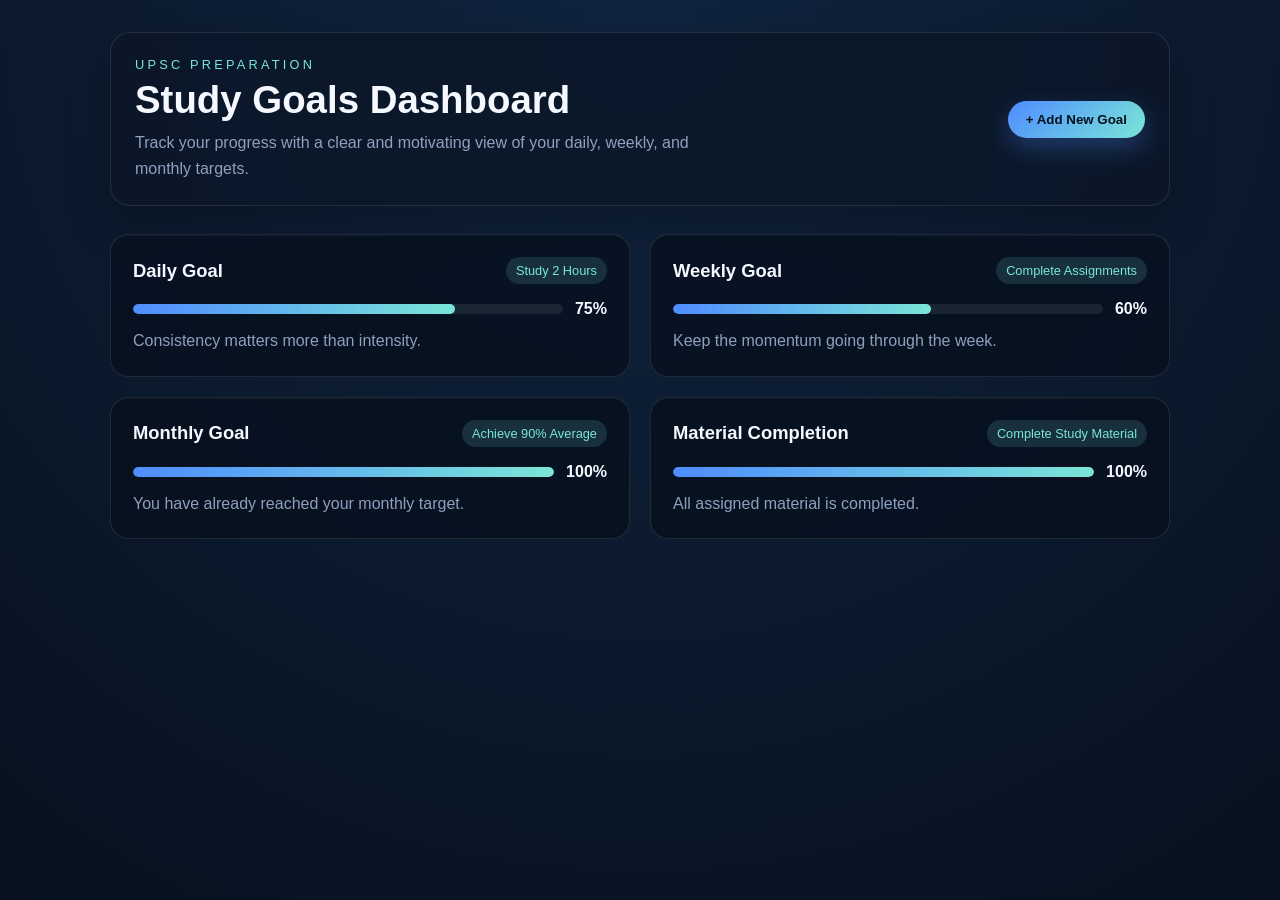
<file: index.html>
<!DOCTYPE html>
<html lang="en">
  <head>
    <meta charset="UTF-8" />
    <meta name="viewport" content="width=device-width, initial-scale=1.0" />
    <title>Study Goals Dashboard</title>
    <link rel="stylesheet" href="styles.css" />
  </head>
  <body>
    <div class="app-shell">
      <header class="hero">
        <div>
          <p class="eyebrow">UPSC Preparation</p>
          <h1>Study Goals Dashboard</h1>
          <p class="subtitle">Track your progress with a clear and motivating view of your daily, weekly, and monthly targets.</p>
        </div>
        <button class="add-goal-btn" id="openModal">+ Add New Goal</button>
      </header>

      <main class="goals-grid" id="goalsGrid">
        <article class="goal-card">
          <div class="goal-header">
            <h2>Daily Goal</h2>
            <span class="goal-tag">Study 2 Hours</span>
          </div>
          <div class="progress-row">
            <div class="progress-bar"><span style="width: 75%"></span></div>
            <strong>75%</strong>
          </div>
          <p class="goal-note">Consistency matters more than intensity.</p>
        </article>

        <article class="goal-card">
          <div class="goal-header">
            <h2>Weekly Goal</h2>
            <span class="goal-tag">Complete Assignments</span>
          </div>
          <div class="progress-row">
            <div class="progress-bar"><span style="width: 60%"></span></div>
            <strong>60%</strong>
          </div>
          <p class="goal-note">Keep the momentum going through the week.</p>
        </article>

        <article class="goal-card">
          <div class="goal-header">
            <h2>Monthly Goal</h2>
            <span class="goal-tag">Achieve 90% Average</span>
          </div>
          <div class="progress-row">
            <div class="progress-bar"><span style="width: 100%"></span></div>
            <strong>100%</strong>
          </div>
          <p class="goal-note">You have already reached your monthly target.</p>
        </article>

        <article class="goal-card">
          <div class="goal-header">
            <h2>Material Completion</h2>
            <span class="goal-tag">Complete Study Material</span>
          </div>
          <div class="progress-row">
            <div class="progress-bar"><span style="width: 100%"></span></div>
            <strong>100%</strong>
          </div>
          <p class="goal-note">All assigned material is completed.</p>
        </article>
      </main>
    </div>

    <div class="modal hidden" id="goalModal" aria-hidden="true">
      <div class="modal-card">
        <h3>Add a New Goal</h3>
        <form id="goalForm">
          <label>
            Goal Name
            <input type="text" id="goalName" placeholder="Example: Revision Session" required />
          </label>
          <label>
            Goal Details
            <input type="text" id="goalDetails" placeholder="Example: Complete 3 mock tests" required />
          </label>
          <label>
            Progress (%)
            <input type="number" id="goalProgress" min="0" max="100" value="50" required />
          </label>
          <div class="modal-actions">
            <button type="button" class="secondary-btn" id="closeModal">Cancel</button>
            <button type="submit" class="add-goal-btn">Save Goal</button>
          </div>
        </form>
      </div>
    </div>

    <script src="script.js"></script>
  </body>
</html>
</file>
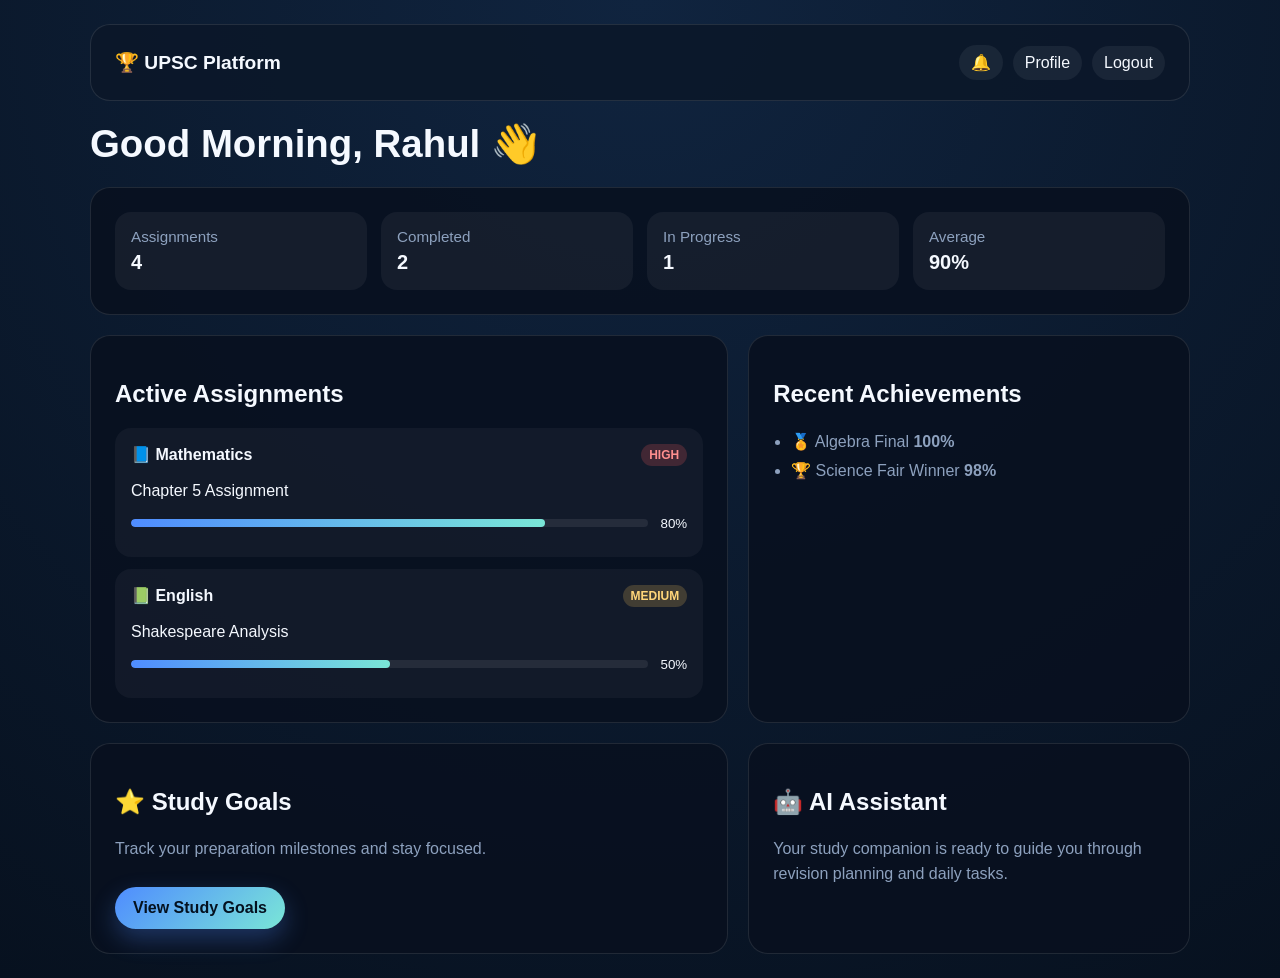
<file: frontend.html>
<!DOCTYPE html>
<html lang="en">
  <head>
    <meta charset="UTF-8" />
    <meta name="viewport" content="width=device-width, initial-scale=1.0" />
    <title>UPSC Platform</title>
    <link rel="stylesheet" href="styles.css" />
  </head>
  <body class="page-dashboard">
    <div class="dashboard-shell">
      <header class="dashboard-topbar">
        <div class="brand">🏆 UPSC Platform</div>
        <nav class="top-actions">
          <a href="#" class="nav-link">🔔</a>
          <a href="#" class="nav-link">Profile</a>
          <a href="login.html" class="nav-link">Logout</a>
        </nav>
      </header>

      <section class="greeting-block">
        <h1>Good Morning, Rahul 👋</h1>
      </section>

      <section class="stats-card">
        <div class="stats-grid">
          <div class="stat-item">
            <span>Assignments</span>
            <strong>4</strong>
          </div>
          <div class="stat-item">
            <span>Completed</span>
            <strong>2</strong>
          </div>
          <div class="stat-item">
            <span>In Progress</span>
            <strong>1</strong>
          </div>
          <div class="stat-item">
            <span>Average</span>
            <strong>90%</strong>
          </div>
        </div>
      </section>

      <div class="dashboard-grid">
        <section class="panel">
          <h2>Active Assignments</h2>
          <div class="assignment-card">
            <div class="assignment-title">
              <span>📘 Mathematics</span>
              <span class="pill high">HIGH</span>
            </div>
            <p>Chapter 5 Assignment</p>
            <div class="progress-row">
              <div class="bar"><span style="width: 80%"></span></div>
              <small>80%</small>
            </div>
          </div>

          <div class="assignment-card">
            <div class="assignment-title">
              <span>📗 English</span>
              <span class="pill medium">MEDIUM</span>
            </div>
            <p>Shakespeare Analysis</p>
            <div class="progress-row">
              <div class="bar"><span style="width: 50%"></span></div>
              <small>50%</small>
            </div>
          </div>
        </section>

        <section class="panel">
          <h2>Recent Achievements</h2>
          <ul class="achievement-list">
            <li>🏅 Algebra Final <strong>100%</strong></li>
            <li>🏆 Science Fair Winner <strong>98%</strong></li>
          </ul>
        </section>
      </div>

      <div class="dashboard-grid lower-grid">
        <section class="panel">
          <h2>⭐ Study Goals</h2>
          <p class="panel-text">Track your preparation milestones and stay focused.</p>
          <a class="primary-btn inline-btn" href="index.html">View Study Goals</a>
        </section>

        <section class="panel assistant-panel">
          <h2>🤖 AI Assistant</h2>
          <p class="panel-text">Your study companion is ready to guide you through revision planning and daily tasks.</p>
        </section>
      </div>
    </div>
  </body>
</html>
</file>
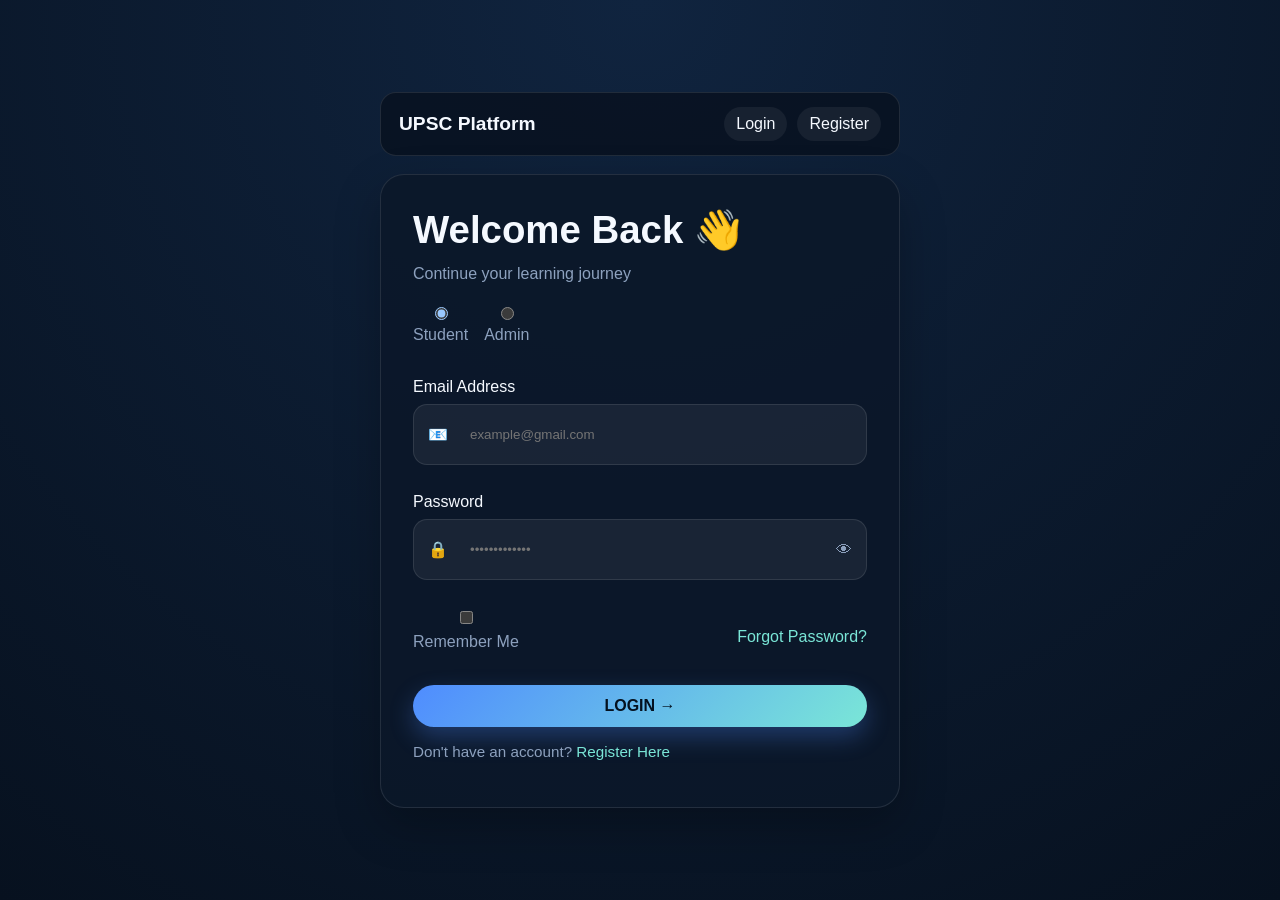
<file: login.html>
<!DOCTYPE html>
<html lang="en">
  <head>
    <meta charset="UTF-8" />
    <meta name="viewport" content="width=device-width, initial-scale=1.0" />
    <title>Login - UPSC Workflow</title>
    <link rel="stylesheet" href="styles.css" />
  </head>
  <body class="page-auth">
    <div class="auth-shell">
      <header class="login-topbar">
        <div class="brand">UPSC Platform</div>
        <nav class="top-actions">
          <a href="#" class="nav-link">Login</a>
          <a href="#" class="nav-link">Register</a>
        </nav>
      </header>

      <div class="auth-card">
        <h1>Welcome Back 👋</h1>
        <p class="subtitle">Continue your learning journey</p>

        <div class="role-toggle">
          <label><input type="radio" name="role" checked /> Student</label>
          <label><input type="radio" name="role" /> Admin</label>
        </div>

        <form class="auth-form">
          <label class="field-label">
            <span>Email Address</span>
            <div class="input-box">
              <span>📧</span>
              <input type="email" placeholder="example@gmail.com" required />
            </div>
          </label>

          <label class="field-label">
            <span>Password</span>
            <div class="input-box">
              <span>🔒</span>
              <input type="password" placeholder="•••••••••••••" required />
              <span class="eye">👁</span>
            </div>
          </label>

          <div class="form-row">
            <label class="checkbox-row"><input type="checkbox" /> Remember Me</label>
            <a href="#" class="link-text">Forgot Password?</a>
          </div>

          <a class="primary-btn login-btn" href="frontend.html">LOGIN →</a>
        </form>

        <p class="helper">Don't have an account? <a href="#" class="link-text">Register Here</a></p>
      </div>
    </div>
  </body>
</html>
</file>
<file: styles.css>
:root {
  color-scheme: dark;
  --bg: #07111f;
  --panel: rgba(12, 24, 42, 0.9);
  --accent: #4f8cff;
  --accent-2: #7ae6d7;
  --text: #f5f9ff;
  --muted: #8da1be;
  --border: rgba(255, 255, 255, 0.1);
}

* {
  box-sizing: border-box;
}

body {
  margin: 0;
  font-family: "Segoe UI", Tahoma, Geneva, Verdana, sans-serif;
  background: radial-gradient(circle at top, #10243f, var(--bg));
  color: var(--text);
  min-height: 100vh;
}

.page-auth {
  display: grid;
  place-items: center;
  padding: 24px;
}

.auth-shell {
  width: min(100%, 520px);
}

.login-topbar {
  display: flex;
  justify-content: space-between;
  align-items: center;
  margin-bottom: 18px;
  padding: 14px 18px;
  border-radius: 16px;
  background: rgba(8, 17, 31, 0.8);
  border: 1px solid var(--border);
}

.auth-card,
.app-shell {
  max-width: 1100px;
  margin: 0 auto;
}

.auth-card {
  width: 100%;
  padding: 32px;
  border-radius: 24px;
  background: var(--panel);
  border: 1px solid var(--border);
  box-shadow: 0 18px 45px rgba(0, 0, 0, 0.25);
}

.auth-card h1 {
  margin-bottom: 8px;
}

.role-toggle {
  display: flex;
  gap: 16px;
  margin: 18px 0 20px;
  color: var(--muted);
}

.role-toggle label {
  display: flex;
  align-items: center;
  gap: 6px;
}

.auth-form {
  display: flex;
  flex-direction: column;
  gap: 14px;
  margin-top: 20px;
}

.field-label {
  display: flex;
  flex-direction: column;
  gap: 8px;
  color: var(--text);
}

.input-box {
  display: flex;
  align-items: center;
  gap: 10px;
  padding: 12px 14px;
  border-radius: 14px;
  background: rgba(255, 255, 255, 0.06);
  border: 1px solid var(--border);
}

.input-box input {
  flex: 1;
  border: none;
  outline: none;
  background: transparent;
  color: var(--text);
}

.eye {
  color: var(--muted);
}

.form-row {
  display: flex;
  justify-content: space-between;
  align-items: center;
  gap: 12px;
  color: var(--muted);
}

.checkbox-row {
  display: flex;
  align-items: center;
  gap: 6px;
}

.primary-btn {
  display: inline-block;
  text-align: center;
  text-decoration: none;
  border: none;
  border-radius: 999px;
  padding: 12px 18px;
  font-weight: 600;
  cursor: pointer;
  background: linear-gradient(135deg, var(--accent), var(--accent-2));
  color: #04111f;
  box-shadow: 0 10px 24px rgba(79, 140, 255, 0.3);
}

.login-btn {
  width: 100%;
  margin-top: 6px;
}

.link-text {
  color: var(--accent-2);
  text-decoration: none;
}

.helper {
  margin-top: 16px;
  color: var(--muted);
  font-size: 0.95rem;
}

.page-dashboard {
  padding: 24px;
}

.dashboard-shell {
  width: 100%;
  max-width: 1100px;
  margin: 0 auto;
}

.dashboard-topbar {
  display: flex;
  justify-content: space-between;
  align-items: center;
  gap: 16px;
  padding: 20px 24px;
  border-radius: 20px;
  background: var(--panel);
  border: 1px solid var(--border);
  margin-bottom: 20px;
}

.brand {
  font-size: 1.2rem;
  font-weight: 700;
}

.top-actions {
  display: flex;
  gap: 10px;
  align-items: center;
}

.nav-link {
  color: var(--text);
  text-decoration: none;
  padding: 8px 12px;
  border-radius: 999px;
  background: rgba(255, 255, 255, 0.06);
}

.greeting-block {
  margin-bottom: 20px;
}

.greeting-block h1 {
  margin: 0;
}

.stats-card,
.panel {
  padding: 24px;
  border-radius: 20px;
  background: rgba(8, 17, 31, 0.88);
  border: 1px solid var(--border);
}

.stats-grid {
  display: grid;
  grid-template-columns: repeat(4, minmax(0, 1fr));
  gap: 14px;
}

.stat-item {
  padding: 16px;
  border-radius: 16px;
  background: rgba(255, 255, 255, 0.05);
  display: flex;
  flex-direction: column;
  gap: 6px;
}

.stat-item span {
  color: var(--muted);
  font-size: 0.95rem;
}

.stat-item strong {
  font-size: 1.25rem;
}

.dashboard-grid {
  display: grid;
  grid-template-columns: 1.3fr 0.9fr;
  gap: 20px;
  margin-top: 20px;
}

.assignment-card {
  padding: 16px;
  border-radius: 16px;
  background: rgba(255, 255, 255, 0.04);
  margin-top: 12px;
}

.assignment-title {
  display: flex;
  justify-content: space-between;
  align-items: center;
  font-weight: 600;
  margin-bottom: 8px;
}

.pill {
  padding: 4px 8px;
  border-radius: 999px;
  font-size: 0.75rem;
}

.pill.high {
  background: rgba(255, 93, 93, 0.2);
  color: #ff8f8f;
}

.pill.medium {
  background: rgba(255, 200, 92, 0.2);
  color: #ffd67a;
}

.progress-row {
  display: flex;
  align-items: center;
  gap: 10px;
  margin-top: 10px;
}

.bar {
  flex: 1;
  height: 8px;
  background: rgba(255, 255, 255, 0.08);
  border-radius: 999px;
  overflow: hidden;
}

.bar span {
  display: block;
  height: 100%;
  background: linear-gradient(90deg, var(--accent), var(--accent-2));
  border-radius: inherit;
}

.achievement-list {
  padding-left: 18px;
  color: var(--muted);
  line-height: 1.8;
}

.panel-text {
  color: var(--muted);
  line-height: 1.6;
}

.inline-btn {
  margin-top: 10px;
}

.lower-grid {
  margin-top: 20px;
}

.app-shell {
  padding: 32px 20px 48px;
}

.hero {
  display: flex;
  justify-content: space-between;
  align-items: center;
  gap: 16px;
  margin-bottom: 28px;
  padding: 24px;
  border: 1px solid var(--border);
  border-radius: 20px;
  background: var(--panel);
  box-shadow: 0 18px 45px rgba(0, 0, 0, 0.25);
}

.eyebrow {
  margin: 0 0 6px;
  color: var(--accent-2);
  text-transform: uppercase;
  letter-spacing: 0.25em;
  font-size: 0.8rem;
}

h1 {
  margin: 0 0 8px;
  font-size: clamp(1.7rem, 3vw, 2.4rem);
}

.subtitle {
  margin: 0;
  color: var(--muted);
  max-width: 560px;
  line-height: 1.6;
}

.add-goal-btn,
.secondary-btn {
  border: none;
  border-radius: 999px;
  padding: 11px 18px;
  font-weight: 600;
  cursor: pointer;
  transition: transform 180ms ease, box-shadow 180ms ease;
}

.add-goal-btn {
  background: linear-gradient(135deg, var(--accent), var(--accent-2));
  color: #04111f;
  box-shadow: 0 10px 24px rgba(79, 140, 255, 0.3);
}

.secondary-btn {
  background: rgba(255, 255, 255, 0.08);
  color: var(--text);
}

.add-goal-btn:hover,
.secondary-btn:hover {
  transform: translateY(-1px);
}

.goals-grid {
  display: grid;
  grid-template-columns: repeat(2, minmax(0, 1fr));
  gap: 20px;
}

.goal-card {
  padding: 22px;
  border: 1px solid var(--border);
  border-radius: 18px;
  background: rgba(8, 17, 31, 0.85);
  box-shadow: inset 0 1px 0 rgba(255, 255, 255, 0.03);
}

.goal-header {
  display: flex;
  justify-content: space-between;
  align-items: center;
  gap: 12px;
  margin-bottom: 16px;
}

.goal-header h2 {
  margin: 0;
  font-size: 1.15rem;
}

.goal-tag {
  font-size: 0.8rem;
  color: var(--accent-2);
  background: rgba(122, 230, 215, 0.14);
  padding: 6px 10px;
  border-radius: 999px;
}

.progress-row {
  display: flex;
  align-items: center;
  gap: 12px;
  margin-bottom: 10px;
}

.progress-bar {
  flex: 1;
  height: 10px;
  background: rgba(255, 255, 255, 0.08);
  border-radius: 999px;
  overflow: hidden;
}

.progress-bar span {
  display: block;
  height: 100%;
  border-radius: inherit;
  background: linear-gradient(90deg, var(--accent), var(--accent-2));
}

.goal-note {
  margin: 0;
  color: var(--muted);
  line-height: 1.6;
}

.modal {
  position: fixed;
  inset: 0;
  background: rgba(2, 8, 17, 0.75);
  display: grid;
  place-items: center;
  padding: 20px;
}

.modal.hidden {
  display: none;
}

.modal-card {
  width: min(100%, 440px);
  padding: 24px;
  background: var(--panel);
  border: 1px solid var(--border);
  border-radius: 18px;
}

.modal-card h3 {
  margin-top: 0;
}

label {
  display: flex;
  flex-direction: column;
  gap: 6px;
  margin-bottom: 14px;
  color: var(--muted);
}

input {
  padding: 10px 12px;
  border: 1px solid var(--border);
  border-radius: 10px;
  background: rgba(255, 255, 255, 0.06);
  color: var(--text);
}

.modal-actions {
  display: flex;
  justify-content: flex-end;
  gap: 10px;
  margin-top: 8px;
}

@media (max-width: 780px) {
  .hero,
  .dashboard-topbar {
    flex-direction: column;
    align-items: flex-start;
  }

  .stats-grid,
  .dashboard-grid {
    grid-template-columns: 1fr;
  }

  .goals-grid {
    grid-template-columns: 1fr;
  }
}
</file>
